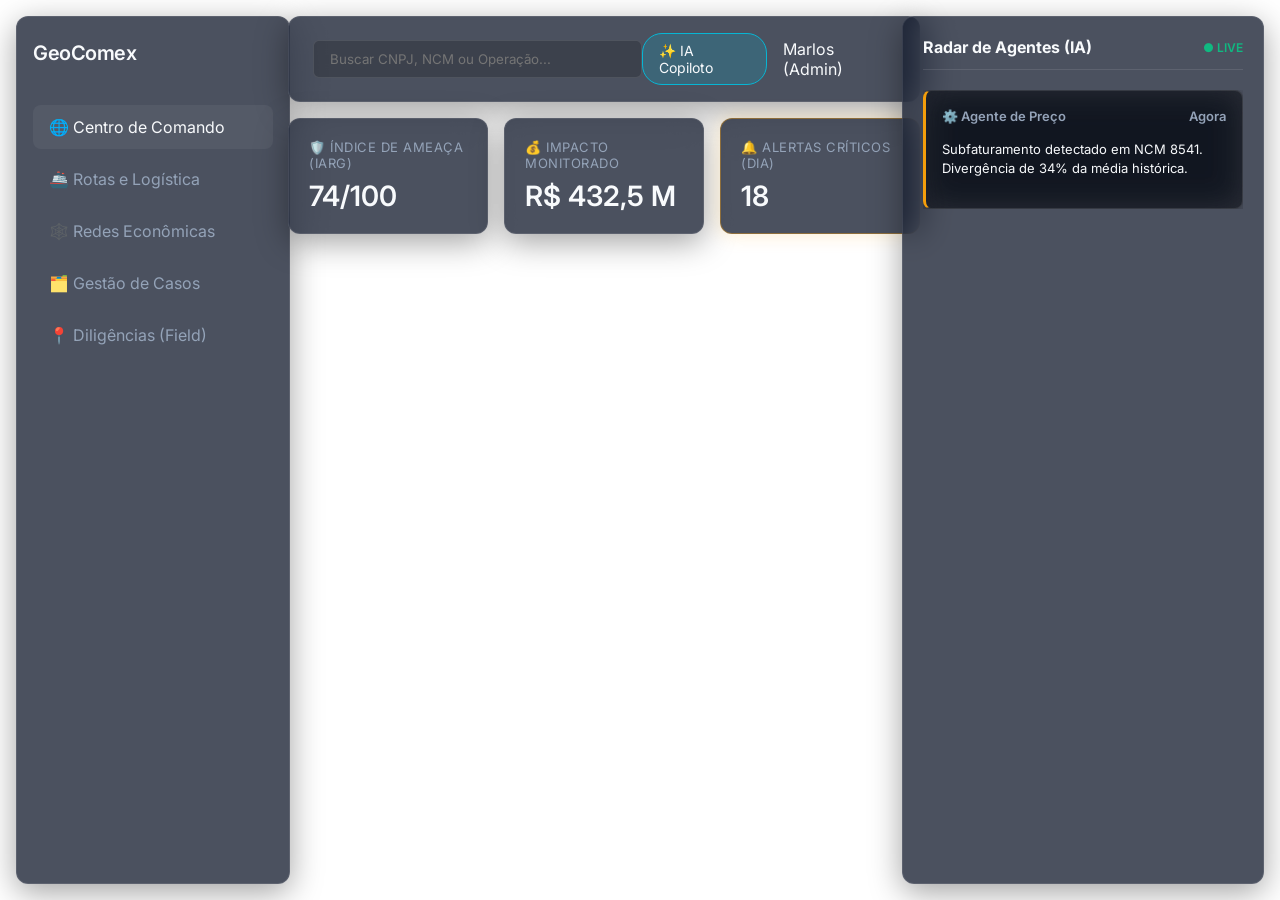
<file: index.html>
<!DOCTYPE html>
<html lang="pt-BR">
<head>
  <meta charset="UTF-8">
  <meta name="viewport" content="width=device-width, initial-scale=1.0">
  <title>GeoComex Integrity | Centro de Comando</title>
  <!-- ArcGIS Dark Theme CSS -->
  <link rel="stylesheet" href="https://js.arcgis.com/4.29/esri/themes/dark/main.css">
  <link rel="stylesheet" href="style.css">
</head>
<body>

  <!-- Camada 0: O Mapa Base -->
  <div id="viewDiv"></div>

  <!-- Camada 1: Menu Lateral Esquerdo -->
  <aside class="sidebar glass-panel">
    <div class="logo">GeoComex</div>
    <nav>
      <div class="nav-item active">🌐 Centro de Comando</div>
      <div class="nav-item">🚢 Rotas e Logística</div>
      <div class="nav-item">🕸️ Redes Econômicas</div>
      <div class="nav-item">🗂️ Gestão de Casos</div>
      <div class="nav-item">📍 Diligências (Field)</div>
    </nav>
  </aside>

  <!-- Camada 2: Top Bar e KPIs Executivos -->
  <main class="main-content">
    <header class="topbar glass-panel">
      <input type="text" placeholder="Buscar CNPJ, NCM ou Operação..." class="search-bar">
      <div class="topbar-actions">
        <span class="copilot-btn">✨ IA Copiloto</span>
        <span class="user-profile">Marlos (Admin)</span>
      </div>
    </header>

    <div class="kpi-container">
      <div class="kpi-card glass-panel">
        <span class="kpi-title">🛡️ Índice de Ameaça (IARG)</span>
        <span class="kpi-value" id="kpi-risk">74/100</span>
      </div>
      <div class="kpi-card glass-panel">
        <span class="kpi-title">💰 Impacto Monitorado</span>
        <span class="kpi-value">R$ 432,5 M</span>
      </div>
      <div class="kpi-card glass-panel alert-glow">
        <span class="kpi-title">🔔 Alertas Críticos (Dia)</span>
        <span class="kpi-value" id="kpi-alerts">18</span>
      </div>
    </div>
  </main>

  <!-- Camada 3: Painel Lateral Direito (Radar de Agentes) -->
  <aside class="right-panel glass-panel">
    <div class="panel-header">
      <h3>Radar de Agentes (IA)</h3>
      <span class="live-indicator">● LIVE</span>
    </div>
    <div class="feed-container" id="event-feed">
      <!-- Eventos injetados via JS -->
      <div class="event-card glass-panel">
        <div class="event-header">
          <span class="agent-name">⚙️ Agente de Preço</span>
          <span class="time">Agora</span>
        </div>
        <p>Subfaturamento detectado em NCM 8541. Divergência de 34% da média histórica.</p>
      </div>
    </div>
  </aside>

  <!-- Scripts -->
  <script type="module" src="app.js"></script>
</body>
</html>
</file>
<file: style.css>
@import url('https://fonts.googleapis.com/css2?family=Inter:wght@400;500;600&display=swap');

:root {
  --bg-glass: rgba(15, 23, 42, 0.75);
  --border-glass: rgba(255, 255, 255, 0.1);
  --text-primary: #f8fafc;
  --text-secondary: #94a3b8;
  --accent-amber: #f59e0b;
  --accent-cyan: #06b6d4;
}

body, html {
  margin: 0;
  padding: 0;
  width: 100%;
  height: 100%;
  font-family: 'Inter', sans-serif;
  overflow: hidden;
  color: var(--text-primary);
}

/* O Mapa ocupa 100% do fundo */
#viewDiv {
  position: absolute;
  top: 0;
  left: 0;
  width: 100%;
  height: 100%;
  z-index: 0;
}

/* Utilitário Glassmorphism */
.glass-panel {
  background: var(--bg-glass);
  backdrop-filter: blur(16px);
  -webkit-backdrop-filter: blur(16px);
  border: 1px solid var(--border-glass);
  box-shadow: 0 8px 32px 0 rgba(0, 0, 0, 0.37);
}

/* Layout Grid */
.sidebar {
  position: absolute;
  left: 16px;
  top: 16px;
  bottom: 16px;
  width: 240px;
  border-radius: 12px;
  z-index: 10;
  padding: 24px 16px;
  display: flex;
  flex-direction: column;
}

.logo {
  font-size: 20px;
  font-weight: 600;
  margin-bottom: 40px;
  letter-spacing: -0.5px;
}

.nav-item {
  padding: 12px 16px;
  margin-bottom: 8px;
  border-radius: 8px;
  color: var(--text-secondary);
  cursor: pointer;
  transition: all 0.2s;
}

.nav-item.active, .nav-item:hover {
  background: rgba(255, 255, 255, 0.05);
  color: var(--text-primary);
}

.main-content {
  position: absolute;
  left: 288px;
  top: 16px;
  right: 360px;
  z-index: 10;
  display: flex;
  flex-direction: column;
  gap: 16px;
}

.topbar {
  display: flex;
  justify-content: space-between;
  align-items: center;
  padding: 16px 24px;
  border-radius: 12px;
}

.search-bar {
  background: rgba(0, 0, 0, 0.2);
  border: 1px solid var(--border-glass);
  padding: 10px 16px;
  border-radius: 6px;
  color: white;
  width: 300px;
  font-family: inherit;
}

.topbar-actions {
  display: flex;
  gap: 16px;
  align-items: center;
}

.copilot-btn {
  background: rgba(6, 182, 212, 0.2);
  border: 1px solid var(--accent-cyan);
  padding: 8px 16px;
  border-radius: 20px;
  font-size: 14px;
  cursor: pointer;
}

.kpi-container {
  display: flex;
  gap: 16px;
}

.kpi-card {
  flex: 1;
  padding: 20px;
  border-radius: 12px;
  display: flex;
  flex-direction: column;
  gap: 8px;
}

.kpi-title {
  font-size: 13px;
  color: var(--text-secondary);
  text-transform: uppercase;
  letter-spacing: 0.5px;
}

.kpi-value {
  font-size: 28px;
  font-weight: 600;
}

.alert-glow {
  box-shadow: 0 0 20px rgba(245, 158, 11, 0.2);
  border-color: rgba(245, 158, 11, 0.4);
}

.right-panel {
  position: absolute;
  right: 16px;
  top: 16px;
  bottom: 16px;
  width: 320px;
  border-radius: 12px;
  z-index: 10;
  padding: 20px;
  display: flex;
  flex-direction: column;
}

.panel-header {
  display: flex;
  justify-content: space-between;
  align-items: center;
  margin-bottom: 20px;
  border-bottom: 1px solid var(--border-glass);
  padding-bottom: 12px;
}

.panel-header h3 {
  margin: 0;
  font-size: 16px;
}

.live-indicator {
  color: #10b981;
  font-size: 12px;
  font-weight: 600;
  animation: pulse 2s infinite;
}

.feed-container {
  display: flex;
  flex-direction: column;
  gap: 12px;
  overflow-y: auto;
}

.event-card {
  padding: 16px;
  border-radius: 8px;
  background: rgba(0, 0, 0, 0.4);
  font-size: 13px;
  line-height: 1.5;
  border-left: 3px solid var(--accent-amber);
}

.event-header {
  display: flex;
  justify-content: space-between;
  margin-bottom: 8px;
  font-weight: 600;
  color: var(--text-secondary);
}

@keyframes pulse {
  0% { opacity: 1; }
  50% { opacity: 0.5; }
  100% { opacity: 1; }
}
</file>
